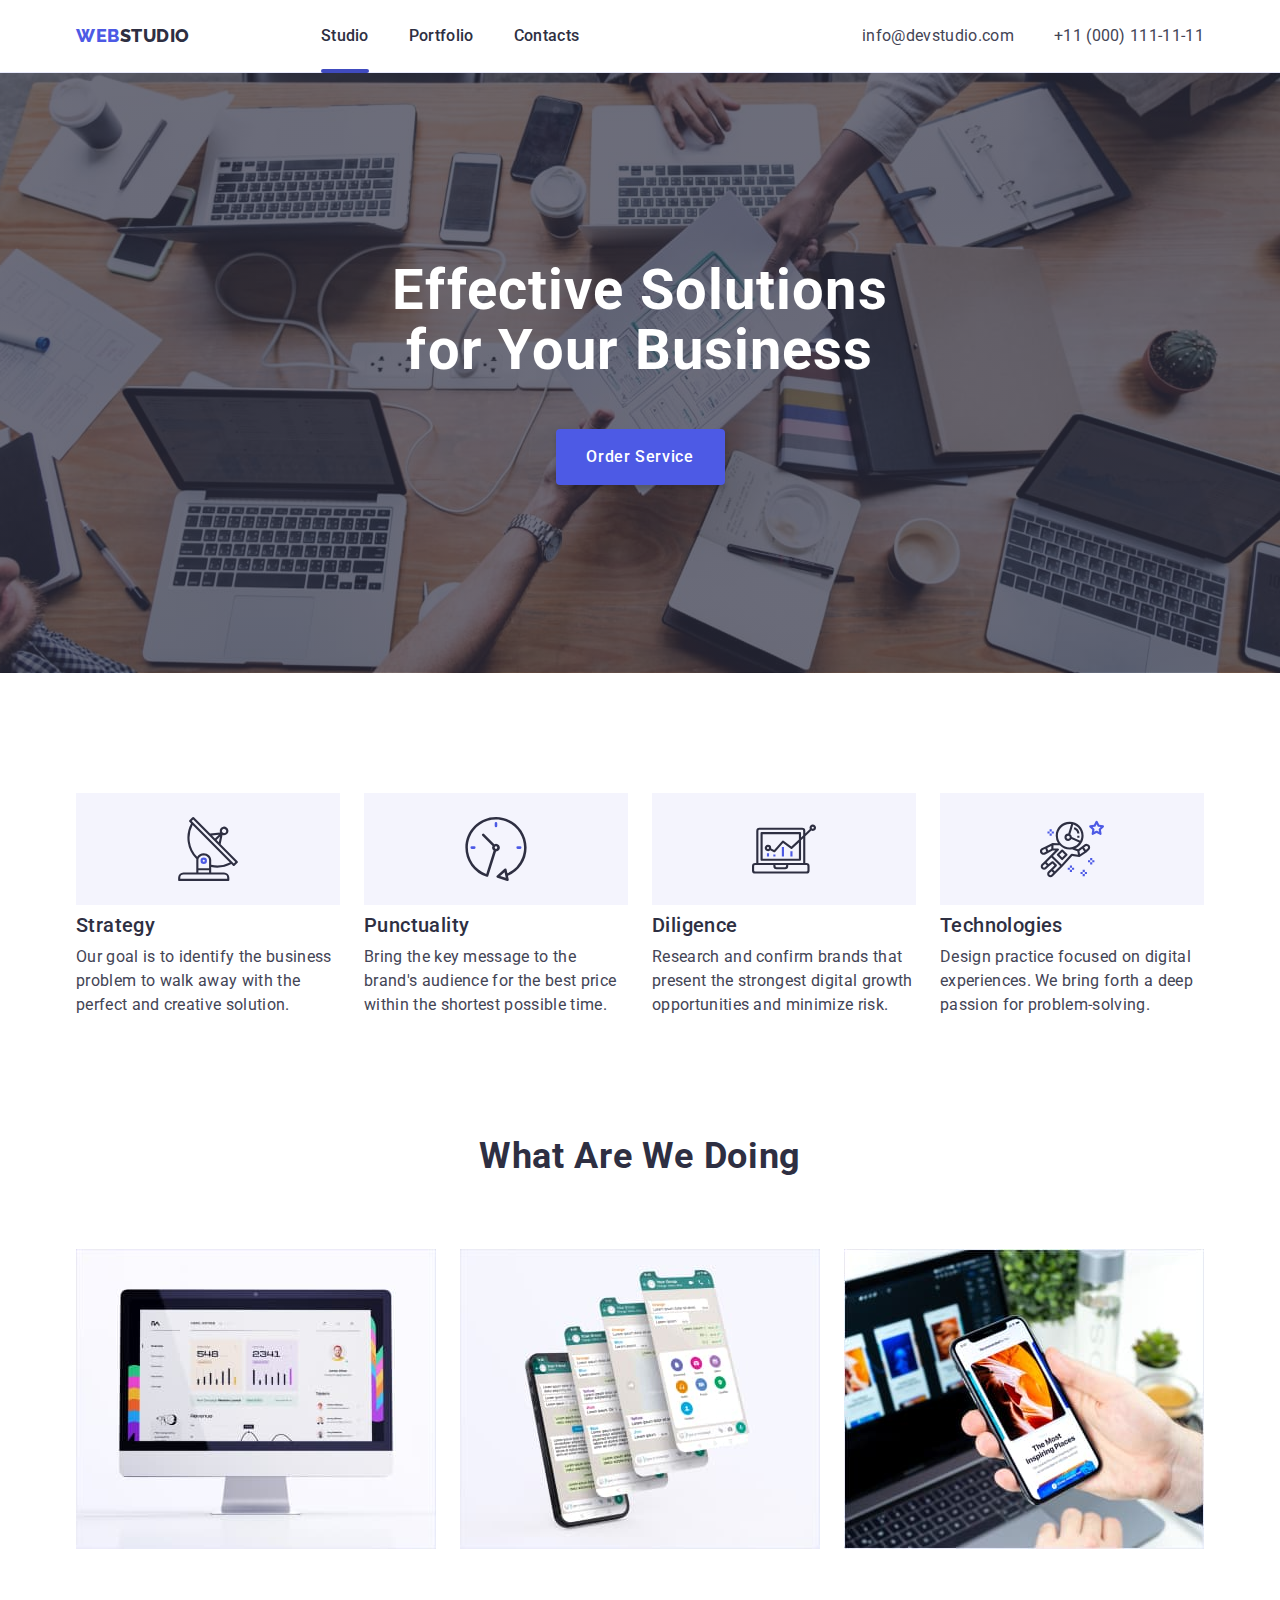
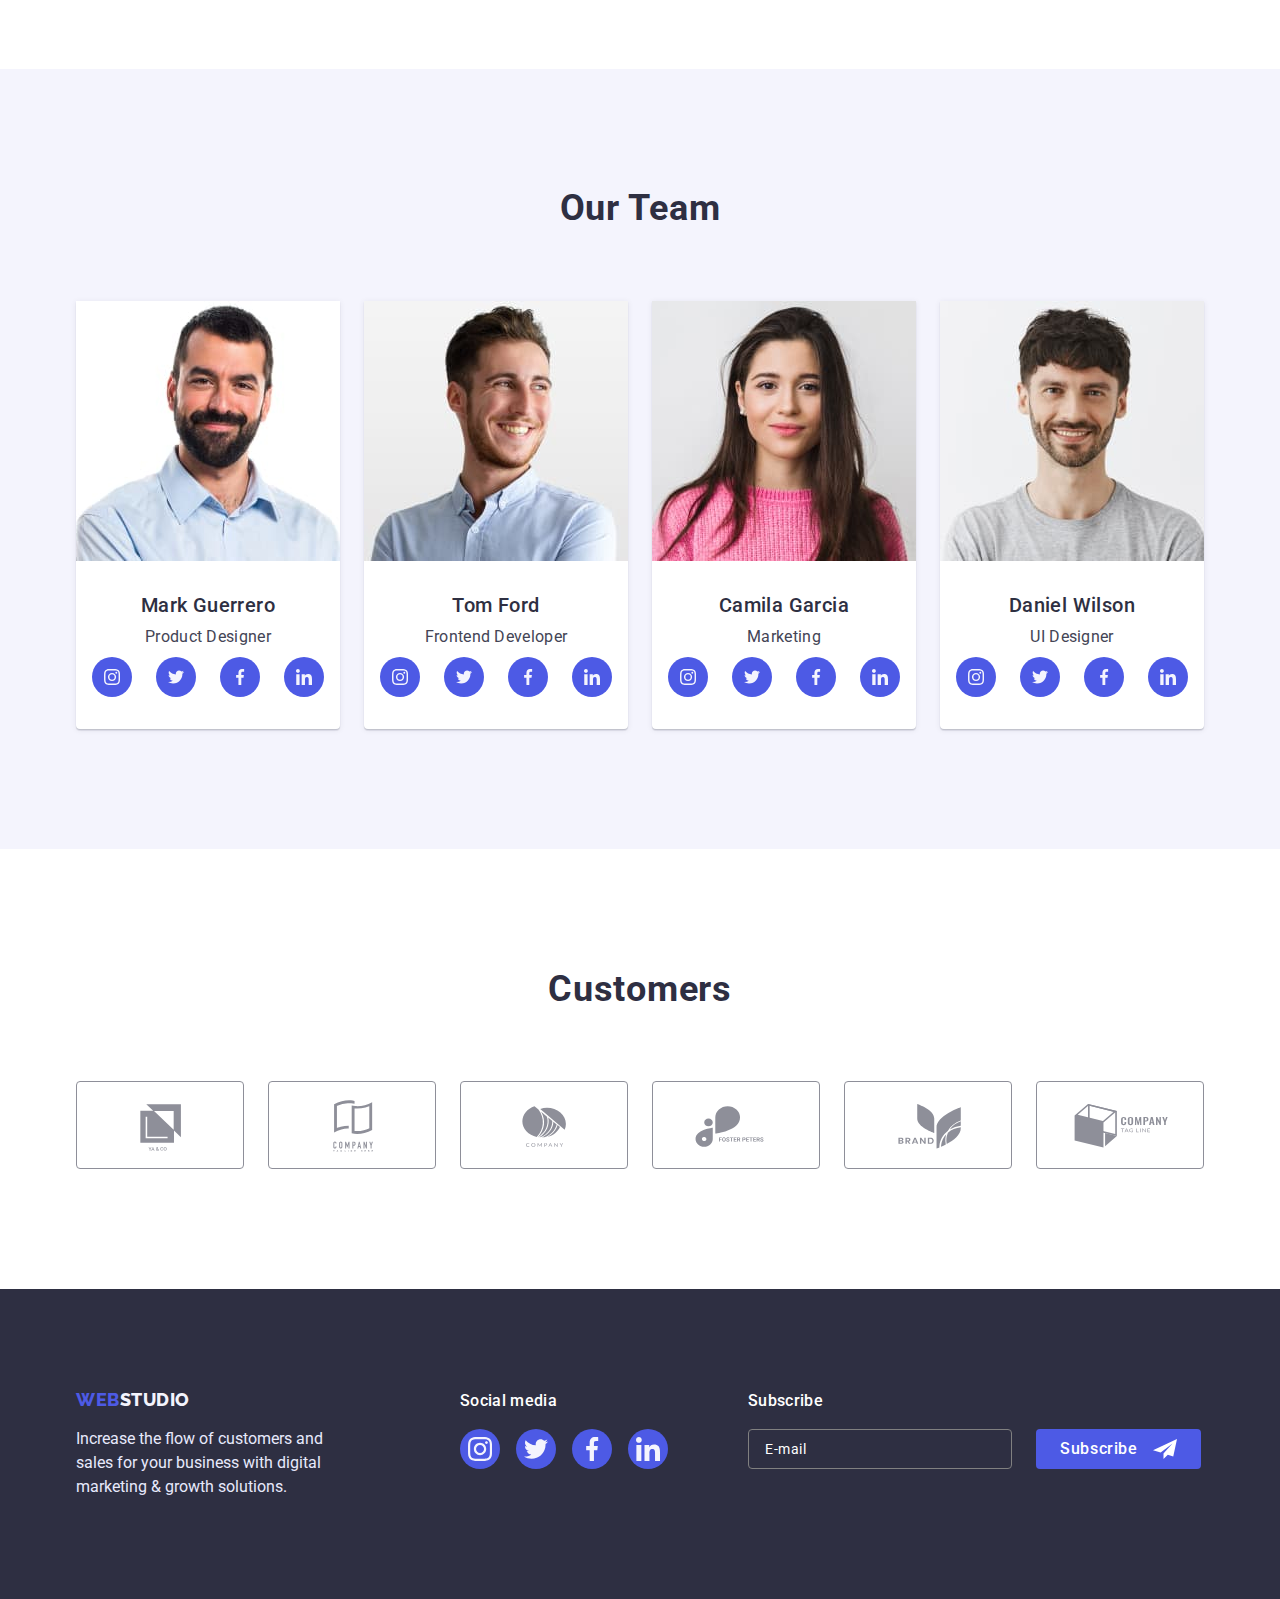
<file: index.html>
<!DOCTYPE html>
<html lang="en">
  <head>
    <meta charset="UTF-8" />
    <meta http-equiv="X-UA-Compatible" content="IE=edge" />
    <meta name="viewport" content="width=device-width, initial-scale=1.0" />
    <title>HW</title>
    <link rel="stylesheet" href="./css/modern-normalize.css" />
    <link rel="preconnect" href="https://fonts.googleapis.com" />
    <link rel="preconnect" href="https://fonts.gstatic.com" crossorigin />
    <link
      href="https://fonts.googleapis.com/css2?family=Raleway:wght@800&family=Roboto:wght@400;500;700&display=swap"
      rel="stylesheet"
    />
    <link rel="stylesheet" href="./css/styles.css" />
  </head>
  <body>
    <header class="header">
      <div class="container header-cont">
        <nav class="nav">
          <a class="logo link" href="./index.html"
            >Web<span class="studio">Studio</span></a
          >
          <ul class="list list">
            <li class="header-list-item">
              <a class="header-link link header-studio" href="./index.html"
                >Studio</a
              >
            </li>
            <li class="header-list-item">
              <a class="header-link link" href="./portfolio.html">Portfolio</a>
            </li>
            <li class="header-list-item">
              <a class="header-link link" href="">Contacts</a>
            </li>
          </ul>
        </nav>

        <address class="header-address">
          <ul class="nav-list list">
            <li class="address-list">
              <a class="header-nav link" href="mailto:info@devstudio.com"
                >info@devstudio.com</a
              >
            </li>
            <li class="address-list">
              <a class="header-nav link" href="tel:+110001111111"
                >+11 (000) 111-11-11</a
              >
            </li>
          </ul>
        </address>
      </div>
    </header>
    <main>
      <section class="hero">
        <div class="container">
          <h1 class="hero-tittle">Effective Solutions for Your Business</h1>
          <button class="btn-hero" type="button" data-modal-open>
            Order Service
          </button>
        </div>
      </section>
      <section class="strategy">
        <div class="container strategy-cont">
          <h2 hidden class="strategy-tittle">Strategy</h2>
          <ul class="strat-icon-list list">
            <li class="strat-icon-item">
              <svg class="strat-icon">
                <use href="./images/strat-icons.svg#icon-antenna-1"></use>
              </svg>
            </li>
            <li class="strat-icon-item">
              <svg class="strat-icon">
                <use href="./images/strat-icons.svg#icon-clock-1"></use>
              </svg>
            </li>
            <li class="strat-icon-item">
              <svg class="strat-icon">
                <use href="./images/strat-icons.svg#icon-diagram-1"></use>
              </svg>
            </li>
            <li class="strat-icon-item">
              <svg class="strat-icon">
                <use href="./images/strat-icons.svg#icon-astronaut-1"></use>
              </svg>
            </li>
          </ul>
          <ul class="strat-list list">
            <li class="strat-list-item">
              <h3 class="strat-tittle tittle">Strategy</h3>
              <p class="strat-p">
                Our goal is to identify the business problem to walk away with
                the perfect and creative solution.
              </p>
            </li>
            <li class="strat-list-item">
              <h3 class="strat-tittle tittle">Punctuality</h3>
              <p class="strat-p">
                Bring the key message to the brand's audience for the best price
                within the shortest possible time.
              </p>
            </li>
            <li class="strat-list-item">
              <h3 class="strat-tittle tittle">Diligence</h3>
              <p class="strat-p">
                Research and confirm brands that present the strongest digital
                growth opportunities and minimize risk.
              </p>
            </li>
            <li class="strat-list-item">
              <h3 class="strat-tittle tittle">Technologies</h3>
              <p class="strat-p">
                Design practice focused on digital experiences. We bring forth a
                deep passion for problem-solving.
              </p>
            </li>
          </ul>
        </div>
      </section>
      <section class="what">
        <div class="container">
          <h2 class="what-tittle tittle">What are we doing</h2>
          <ul class="what-list list">
            <li class="what-list-item">
              <img
                src="./images/img1.jpg"
                alt="What are we doing"
                width="360"
                height="300"
              />
            </li>
            <li class="what-list-item">
              <img
                src="./images/img2.jpg"
                alt="What are we doing"
                width="360"
                height="300"
              />
            </li>
            <li class="what-list-item">
              <img
                src="./images/img3.jpg"
                alt="What are we doing"
                width="360"
                height="300"
              />
            </li>
          </ul>
        </div>
      </section>
      <section class="team">
        <div class="container">
          <h2 class="team-tittle tittle">Our Team</h2>
          <ul class="team-list list">
            <li class="team-list-tittle">
              <img
                src="./images/imgmark.jpg"
                alt="Mark"
                width="264"
                height="260"
              />
              <div class="team-text">
                <div class="team-wrap">
                  <h3 class="team-name">Mark Guerrero</h3>
                  <p class="team-p">Product Designer</p>
                  <ul class="team-soc-list list">
                    <li class="team-soc-item">
                      <a class="team-soc-link link" href="">
                        <svg class="team-icon">
                          <use
                            href="./images/team-social.svg#icon-instagram-team"
                          ></use>
                        </svg>
                      </a>
                    </li>
                    <li class="team-soc-item">
                      <a class="team-soc-link link" href="">
                        <svg class="team-icon">
                          <use
                            href="./images/team-social.svg#icon-twitter-team"
                          ></use>
                        </svg>
                      </a>
                    </li>
                    <li class="team-soc-item">
                      <a class="team-soc-link link" href="">
                        <svg class="team-icon">
                          <use
                            href="./images/team-social.svg#icon-facebook-team"
                          ></use>
                        </svg>
                      </a>
                    </li>
                    <li class="team-soc-item">
                      <a class="team-soc-link link" href="">
                        <svg class="team-icon">
                          <use
                            href="./images/team-social.svg#icon-linkedin-team"
                          ></use>
                        </svg>
                      </a>
                    </li>
                  </ul>
                </div>
              </div>
            </li>
            <li class="team-list-tittle">
              <img
                src="./images/imgtom.jpg"
                alt="Tom"
                width="264"
                height="260"
              />
              <div class="team-text">
                <div class="team-wrap">
                  <h3 class="team-name">Tom Ford</h3>
                  <p class="team-p">Frontend Developer</p>
                  <ul class="team-soc-list list">
                    <li class="team-soc-item">
                      <a class="team-soc-link link" href="">
                        <svg class="team-icon">
                          <use
                            href="./images/team-social.svg#icon-instagram-team"
                          ></use>
                        </svg>
                      </a>
                    </li>
                    <li class="team-soc-item">
                      <a class="team-soc-link link" href="">
                        <svg class="team-icon">
                          <use
                            href="./images/team-social.svg#icon-twitter-team"
                          ></use>
                        </svg>
                      </a>
                    </li>
                    <li class="team-soc-item">
                      <a class="team-soc-link link" href="">
                        <svg class="team-icon">
                          <use
                            href="./images/team-social.svg#icon-facebook-team"
                          ></use>
                        </svg>
                      </a>
                    </li>
                    <li class="team-soc-item">
                      <a class="team-soc-link link" href="">
                        <svg class="team-icon">
                          <use
                            href="./images/team-social.svg#icon-linkedin-team"
                          ></use>
                        </svg>
                      </a>
                    </li>
                  </ul>
                </div>
              </div>
            </li>
            <li class="team-list-tittle">
              <img
                src="./images/imgcamila.jpg"
                alt="Camila"
                width="264"
                height="260"
              />
              <div class="team-text">
                <div class="team-wrap">
                  <h3 class="team-name">Camila Garcia</h3>
                  <p class="team-p">Marketing</p>
                  <ul class="team-soc-list list">
                    <li class="team-soc-item">
                      <a class="team-soc-link link" href="">
                        <svg class="team-icon">
                          <use
                            href="./images/team-social.svg#icon-instagram-team"
                          ></use>
                        </svg>
                      </a>
                    </li>
                    <li class="team-soc-item">
                      <a class="team-soc-link link" href="">
                        <svg class="team-icon">
                          <use
                            href="./images/team-social.svg#icon-twitter-team"
                          ></use>
                        </svg>
                      </a>
                    </li>
                    <li class="team-soc-item">
                      <a class="team-soc-link link" href="">
                        <svg class="team-icon">
                          <use
                            href="./images/team-social.svg#icon-facebook-team"
                          ></use>
                        </svg>
                      </a>
                    </li>
                    <li class="team-soc-item">
                      <a class="team-soc-link link" href="">
                        <svg class="team-icon">
                          <use
                            href="./images/team-social.svg#icon-linkedin-team"
                          ></use>
                        </svg>
                      </a>
                    </li>
                  </ul>
                </div>
              </div>
            </li>
            <li class="team-list-tittle">
              <img
                src="./images/imgdaniel.jpg"
                alt="Daniel"
                width="264"
                height="260"
              />
              <div class="team-text">
                <div class="team-wrap">
                  <h3 class="team-name">Daniel Wilson</h3>
                  <p class="team-p">UI Designer</p>
                  <ul class="team-soc-list list">
                    <li class="team-soc-item">
                      <a class="team-soc-link link" href="">
                        <svg class="team-icon">
                          <use
                            href="./images/team-social.svg#icon-instagram-team"
                          ></use>
                        </svg>
                      </a>
                    </li>
                    <li class="team-soc-item">
                      <a class="team-soc-link link" href="">
                        <svg class="team-icon">
                          <use
                            href="./images/team-social.svg#icon-twitter-team"
                          ></use>
                        </svg>
                      </a>
                    </li>
                    <li class="team-soc-item">
                      <a class="team-soc-link link" href="">
                        <svg class="team-icon">
                          <use
                            href="./images/team-social.svg#icon-facebook-team"
                          ></use>
                        </svg>
                      </a>
                    </li>
                    <li class="team-soc-item">
                      <a class="team-soc-link link" href="">
                        <svg class="team-icon">
                          <use
                            href="./images/team-social.svg#icon-linkedin-team"
                          ></use>
                        </svg>
                      </a>
                    </li>
                  </ul>
                </div>
              </div>
            </li>
          </ul>
        </div>
      </section>
      <section class="customers">
        <div class="container">
          <div class="customers-cont"></div>
          <h1 class="customers-tittle tittle">Customers</h1>
          <ul class="customers-list list">
            <li class="customers-list-item">
              <a class="customers-link" href="">
                <svg class="customers-icon">
                  <use
                    href="./images/customers-item.svg#icon-customers-1"
                  ></use>
                </svg>
              </a>
            </li>
            <li class="customers-list-item">
              <a class="customers-link" href="">
                <svg class="customers-icon">
                  <use
                    href="./images/customers-item.svg#icon-customers-2"
                  ></use>
                </svg>
              </a>
            </li>
            <li class="customers-list-item">
              <a class="customers-link" href="">
                <svg class="customers-icon">
                  <use
                    href="./images/customers-item.svg#icon-customers-3"
                  ></use>
                </svg>
              </a>
            </li>
            <li class="customers-list-item">
              <a class="customers-link" href="">
                <svg class="customers-icon">
                  <use
                    href="./images/customers-item.svg#icon-customers-4"
                  ></use>
                </svg>
              </a>
            </li>
            <li class="customers-list-item">
              <a class="customers-link" href="">
                <svg class="customers-icon">
                  <use
                    href="./images/customers-item.svg#icon-customers-5"
                  ></use>
                </svg>
              </a>
            </li>
            <li class="customers-list-item">
              <a class="customers-link" href="">
                <svg class="customers-icon">
                  <use
                    href="./images/customers-item.svg#icon-customers-6"
                  ></use>
                </svg>
              </a>
            </li>
          </ul>
        </div>
      </section>
    </main>
    <footer class="footer">
      <div class="container">
        <div class="footer-cont">
          <div class="footer-logo-p">
            <a class="footer-logo link" href="./index.html"
              >Web<span class="studio-footer">Studio</span></a
            >
            <p class="footer-p">
              Increase the flow of customers and sales for your business with
              digital marketing & growth solutions.
            </p>
          </div>
          <div class="footer-social">
            <h3 class="social-media">Social media</h3>
            <ul class="footer-social-list list">
              <li class="footer-social-item">
                <a class="footer-social-link" href="">
                  <svg class="footer-icon">
                    <use href="./images/foooter.svg#icon-footer-inst"></use>
                  </svg>
                </a>
              </li>
              <li class="footer-social-item">
                <a class="footer-social-link" href="">
                  <svg class="footer-icon">
                    <use href="./images/foooter.svg#icon-footer-twitt"></use>
                  </svg>
                </a>
              </li>
              <li class="footer-social-item">
                <a class="footer-social-link" href="">
                  <svg class="footer-icon">
                    <use href="./images/foooter.svg#icon-footer-faceb"></use>
                  </svg>
                </a>
              </li>
              <li class="footer-social-item">
                <a class="footer-social-link" href="">
                  <svg class="footer-icon">
                    <use href="./images/foooter.svg#icon-footer-linked"></use>
                  </svg>
                </a>
              </li>
            </ul>
          </div>
          <div class="footer-sub">
            <h3 class="subscribe">Subscribe</h3>
            <form class="footer-form">
              <input
                class="footer-input"
                name="user-email"
                required
                placeholder="E-mail"
                type="email"
              />
              <button class="subscribe-btn" type="submit">
                <span class="subscribe-text">Subscribe</span
                ><svg class="footer-sub-icon">
                  <use href="./images/footer-sub.svg#icon-footer-sub"></use>
                </svg>
              </button>
            </form>
          </div>
        </div>
      </div>
    </footer>
    <div class="backdrop is-hidden" data-modal>
      <div class="modal">
        <button class="modal-btn" data-modal-close type="button">
          <svg class="modal-svg">
            <use href="./images/symbol-defs.svg#icon-close-modal"></use>
          </svg>
        </button>
        <p class="modal-title">Leave your contacts and we will call you back</p>
        <form class="modal-form">
          <div class="modal-field">
            <label>
              <span class="input-text">Name</span>
              <span class="input-wrap">
                <input
                  class="modal-input"
                  type="text"
                  name="user-name"
                  required
                />
                <svg class="modal-icon">
                  <use
                    href="./images/modal-svg.svg#icon-person-black-18dp-1"
                  ></use>
                </svg>
              </span>
            </label>
          </div>
          <div class="modal-field">
            <label>
              <span class="input-text">Phone</span>
              <span class="input-wrap">
                <input
                  class="modal-input"
                  type="tel"
                  name="user-phone"
                  required
                />
                <svg class="modal-icon">
                  <use
                    href="./images/modal-svg.svg#icon-phone-black-18dp-1"
                  ></use>
                </svg>
              </span>
            </label>
          </div>
          <div class="modal-field">
            <label class="modal-label">
              <span class="input-text">Email</span>
              <span class="input-wrap">
                <input
                  class="modal-input"
                  type="email"
                  name="user-email"
                  required
                />
                <svg class="modal-icon">
                  <use
                    href="./images/modal-svg.svg#icon-email-black-18dp-1"
                  ></use>
                </svg>
              </span>
            </label>
          </div>
          <div class="modal-field">
            <label>
              <span class="input-text">Comment</span>
              <textarea
                class="textarea"
                name="user-comment"
                id="user-comment"
                placeholder="Text input"
              ></textarea>
            </label>
          </div>
          <div class="modal-field">
            <input
              type="checkbox"
              id="user-privacy"
              class="modal-checkbox visually-hidden"
              name="user-privacy"
              value="true"
            />
            <label for="user-privacy" class="checkbox-label"
              >I accept the terms and conditions of the
              <a class="privacy-policy" href="">Privacy Policy</a>
            </label>
          </div>
          <button class="modal-send-btn" type="submit">Send</button>
        </form>
      </div>
    </div>
    <script src="./javascript/modal.js"></script>
  </body>
</html>
</file>
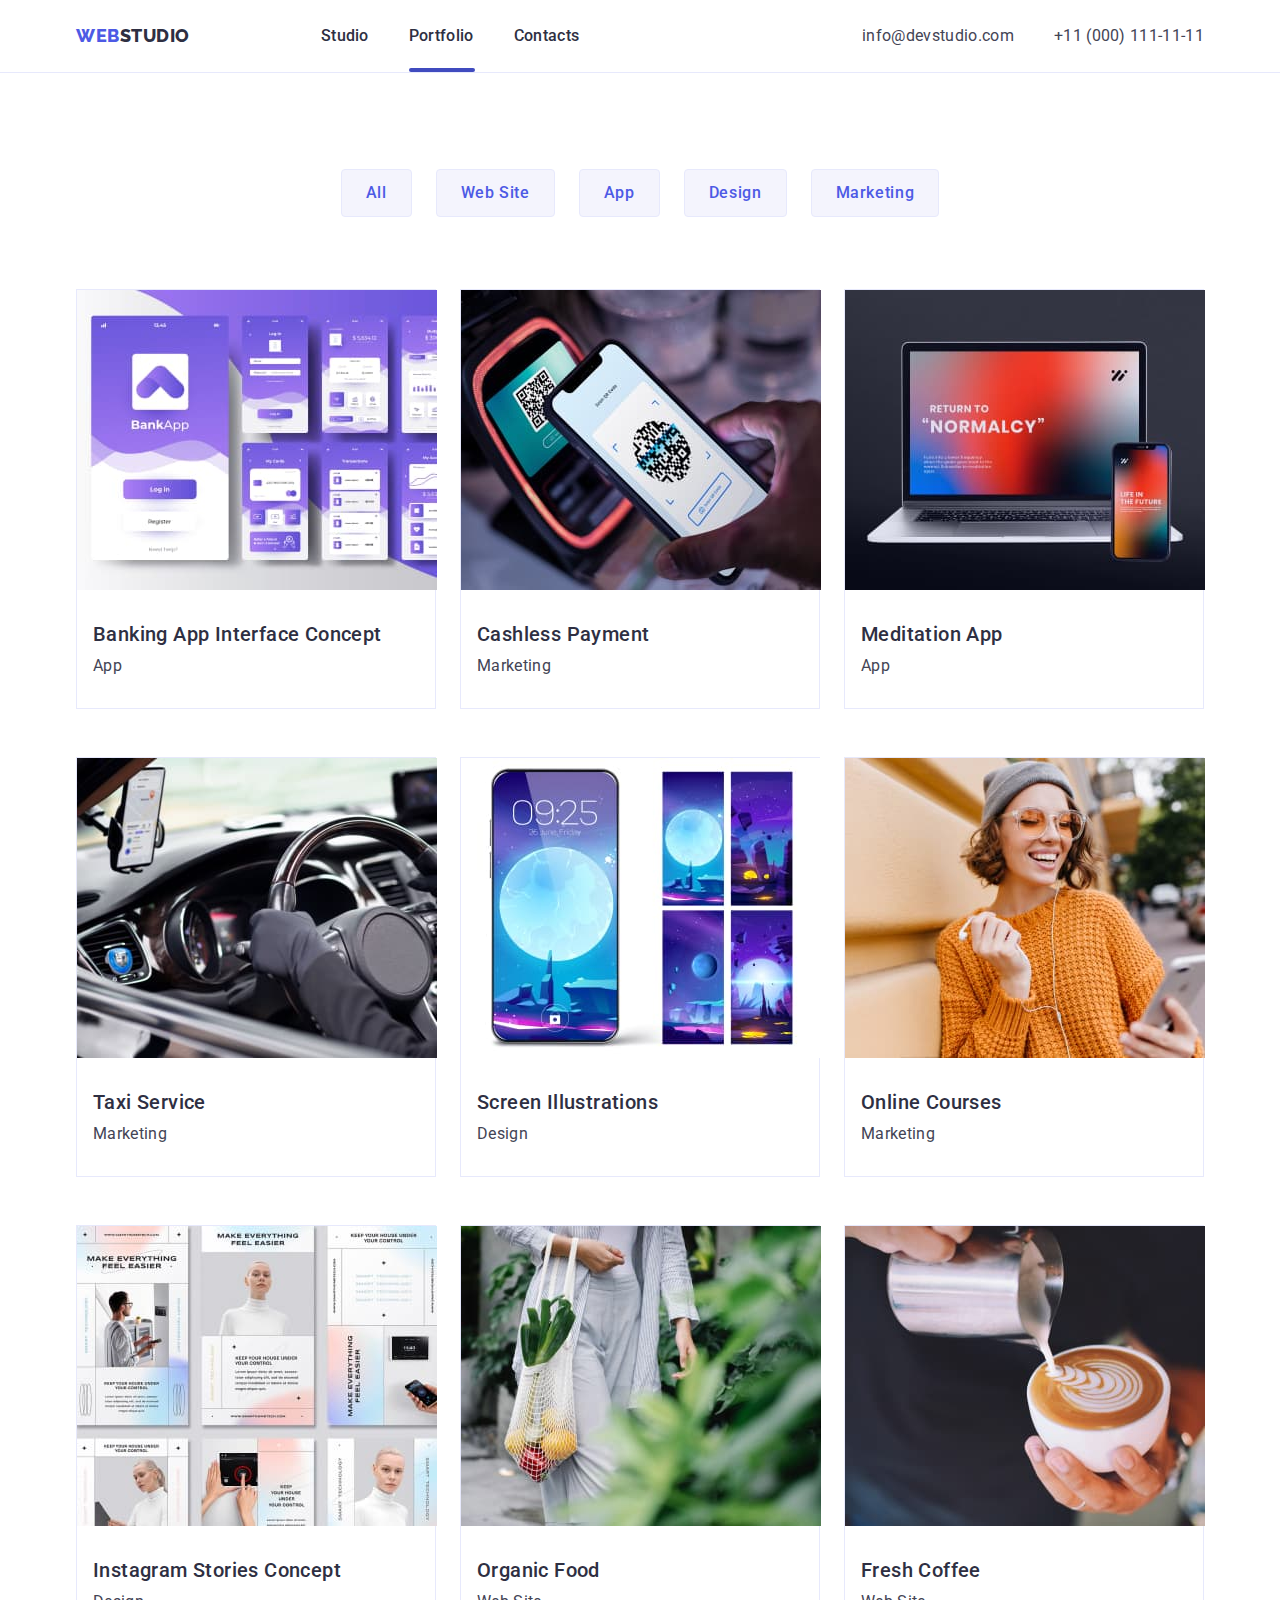
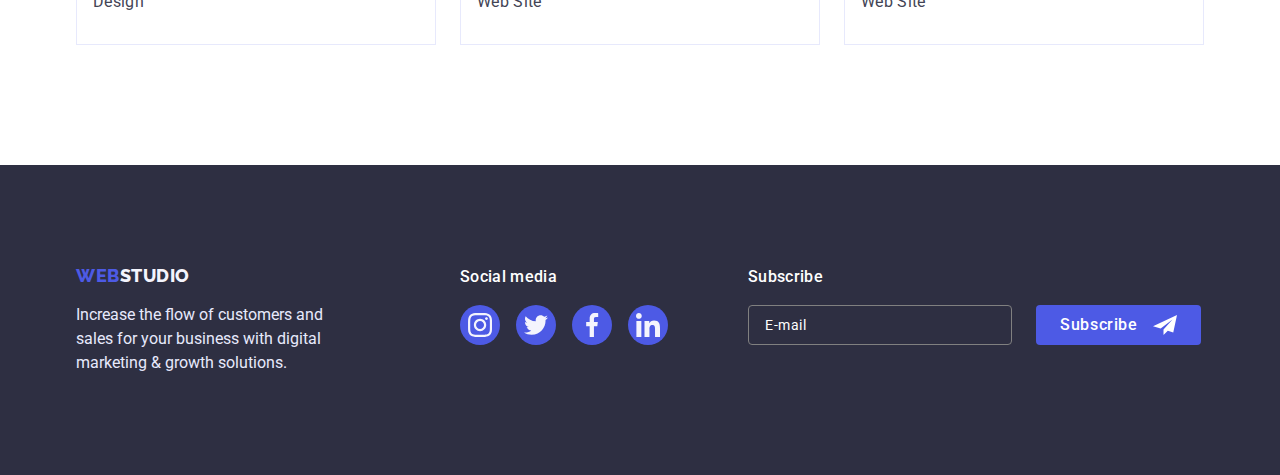
<file: portfolio.html>
<!DOCTYPE html>
<html lang="en">
  <head>
    <meta charset="UTF-8" />
    <meta http-equiv="X-UA-Compatible" content="IE=edge" />
    <meta name="viewport" content="width=device-width, initial-scale=1.0" />
    <title>HW</title>
    <link rel="stylesheet" href="./css/modern-normalize.css" />
    <link rel="preconnect" href="https://fonts.googleapis.com" />
    <link rel="preconnect" href="https://fonts.gstatic.com" crossorigin />
    <link
      href="https://fonts.googleapis.com/css2?family=Raleway:wght@800&family=Roboto:wght@400;500;700&display=swap"
      rel="stylesheet"
    />
    <link rel="stylesheet" href="./css/styles.css" />
  </head>
  <body>
    <header class="header">
      <div class="container header-cont">
        <nav class="nav">
          <a class="logo link" href="./index.html"
            ><span class="web">Web</span><span class="studio">Studio</span></a
          >
          <ul class="header-list list">
            <li><a class="header-link link" href="./index.html">Studio</a></li>
            <li>
              <a
                class="header-link link header-portfolio"
                href="./portfolio.html"
                >Portfolio</a
              >
            </li>
            <li>
              <a class="header-link link" href="./index.html">Contacts</a>
            </li>
          </ul>
        </nav>

        <address class="header-address">
          <ul class="nav-list list">
            <li class="address-list">
              <a class="header-nav link" href="mailto:info@devstudio.com"
                >info@devstudio.com</a
              >
            </li>
            <li class="address-list">
              <a class="header-nav link" href="tel:+110001111111"
                >+11 (000) 111-11-11</a
              >
            </li>
          </ul>
        </address>
      </div>
    </header>
    <main>
      <section>
        <div class="container">
          <h1 hidden>Meditation App</h1>
          <ul class="btn-list list">
            <li>
              <button class="portfolio-btn" type="button">All</button>
            </li>
            <li>
              <button class="portfolio-btn" type="button">Web Site</button>
            </li>
            <li>
              <button class="portfolio-btn" type="button">App</button>
            </li>
            <li>
              <button class="portfolio-btn" type="button">Design</button>
            </li>
            <li>
              <button class="portfolio-btn" type="button">Marketing</button>
            </li>
          </ul>
          <ul class="portfolio-list list">
            <li class="portfolio-list-item">
              <a class="portfolio-img link" href="./portfolio.html"
                >
                <div class="overlay">
                  <img
                  src="./images/section11.jpg"
                  alt="Marketing"
                  width="360"
                  height="300"
                />
                <div class="p-overlay">
                <p class="overlay-p">
                  14 Stylish and User-Friendly App Design Concepts · Task
                  Manager App · Calorie Tracker App · Exotic Fruit Ecommerce App
                  · Cloud Storage App
                </p>
              </div>
            </div>
                <h2 class="portfolio-text">Banking App Interface Concept</h2>
                <p class="portfolio-p">App</p>
              </a>
            </li>
            <li class="portfolio-list-item">
              <a class="portfolio-img link" href="./portfolio.html"
                >
                <div class="overlay">
                  <img
                  src="./images/section12.jpg"
                  alt="Marketing"
                  width="360"
                  height="300"
                />
                <div class="p-overlay">
                <p class="overlay-p">
                  14 Stylish and User-Friendly App Design Concepts · Task
                  Manager App · Calorie Tracker App · Exotic Fruit Ecommerce App
                  · Cloud Storage App
                </p>
              </div>
            </div>
                <h2 class="portfolio-text">Cashless Payment</h2>
                <p class="portfolio-p">Marketing</p></a
              >
              <li class="portfolio-list-item">
                <a class="portfolio-img link" href="./portfolio.html"
                  >
                  <div class="overlay">
                    <img
                    src="./images/section13.jpg"
                    alt="Marketing"
                    width="360"
                    height="300"
                  />
                  <div class="p-overlay">
                  <p class="overlay-p">
                    14 Stylish and User-Friendly App Design Concepts · Task
                    Manager App · Calorie Tracker App · Exotic Fruit Ecommerce App
                    · Cloud Storage App
                  </p>
                </div>
              </div>
                <h2 class="portfolio-text">Meditation App</h2>
                <p class="portfolio-p">App</p></a
              >
            </li>
            <li class="portfolio-list-item">
              <a class="portfolio-img link" href="./portfolio.html"
                >
                <div class="overlay">
                  <img
                  src="./images/section21.jpg"
                  alt="Marketing"
                  width="360"
                  height="300"
                />
                <div class="p-overlay">
                <p class="overlay-p">
                  14 Stylish and User-Friendly App Design Concepts · Task
                  Manager App · Calorie Tracker App · Exotic Fruit Ecommerce App
                  · Cloud Storage App
                </p>
              </div>
            </div>
                <h2 class="portfolio-text">Taxi Service</h2>
                <p class="portfolio-p">Marketing</p></a
              >
            </li>
            <li class="portfolio-list-item">
              <a class="portfolio-img link" href="./portfolio.html"
                >
                <div class="overlay">
                  <img
                  src="./images/section22.jpg"
                  alt="Marketing"
                  width="360"
                  height="300"
                />
                <div class="p-overlay">
                <p class="overlay-p">
                  14 Stylish and User-Friendly App Design Concepts · Task
                  Manager App · Calorie Tracker App · Exotic Fruit Ecommerce App
                  · Cloud Storage App
                </p>
              </div>
            </div>
                <h2 class="portfolio-text">Screen Illustrations</h2>
                <p class="portfolio-p">Design</p></a
              >
            </li>
            <li class="portfolio-list-item">
              <a class="portfolio-img link" href="./portfolio.html"
                >
                <div class="overlay">
                  <img
                  src="./images/section23.jpg"
                  alt="Marketing"
                  width="360"
                  height="300"
                />
                <div class="p-overlay">
                <p class="overlay-p">
                  14 Stylish and User-Friendly App Design Concepts · Task
                  Manager App · Calorie Tracker App · Exotic Fruit Ecommerce App
                  · Cloud Storage App
                </p>
              </div>
            </div>
                <h2 class="portfolio-text">Online Courses</h2>
                <p class="portfolio-p">Marketing</p></a
              >
            </li>
            <li class="portfolio-list-item">
              <a class="portfolio-img link" href="./portfolio.html"
                >
                <div class="overlay">
                  <img
                  src="./images/section31.jpg"
                  alt="Marketing"
                  width="360"
                  height="300"
                />
                <div class="p-overlay">
                <p class="overlay-p">
                  14 Stylish and User-Friendly App Design Concepts · Task
                  Manager App · Calorie Tracker App · Exotic Fruit Ecommerce App
                  · Cloud Storage App
                </p>
              </div>
            </div>
                <h2 class="portfolio-text">Instagram Stories Concept</h2>
                <p class="portfolio-p">Design</p></a
              >
            </li>
            <li class="portfolio-list-item">
              <a class="portfolio-img link" href="./portfolio.html"
                >
                <div class="overlay">
                  <img
                  src="./images/section32.jpg"
                  alt="Marketing"
                  width="360"
                  height="300"
                />
                <div class="p-overlay">
                <p class="overlay-p">
                  14 Stylish and User-Friendly App Design Concepts · Task
                  Manager App · Calorie Tracker App · Exotic Fruit Ecommerce App
                  · Cloud Storage App
                </p>
              </div>
            </div>
                <h2 class="portfolio-text">Organic Food</h2>
                <p class="portfolio-p">Web Site</p></a
              >
            </li>
            <li class="portfolio-list-item">
              <a class="portfolio-img link" href="./portfolio.html"
                >
                <div class="overlay">
                  <img
                  src="./images/section33.jpg"
                  alt="Marketing"
                  width="360"
                  height="300"
                />
                <div class="p-overlay">
                <p class="overlay-p">
                  14 Stylish and User-Friendly App Design Concepts · Task
                  Manager App · Calorie Tracker App · Exotic Fruit Ecommerce App
                  · Cloud Storage App
                </p>
              </div>
            </div>
                <h2 class="portfolio-text">Fresh Coffee</h2>
                <p class="portfolio-p">Web Site</p></a
              >
            </li>
          </ul>
        </div>
      </section>
    </main>
    <footer class="footer">
      <div class="container">
        <div class="footer-cont">
          <div class="footer-logo-p">
            <a class="footer-logo link" href="./index.html"
              >Web<span class="studio-footer">Studio</span></a
            >
            <p class="footer-p">
              Increase the flow of customers and sales for your business with
              digital marketing & growth solutions.
            </p>
          </div>
          <div class="footer-social">
            <h3 class="social-media">Social media</h3>
            <ul class="footer-social-list list">
              <li class="footer-social-item">
                <a class="footer-social-link" href="">
                  <svg class="footer-icon">
                    <use href="./images/foooter.svg#icon-footer-inst"></use>
                  </svg>
                </a>
              </li>
              <li class="footer-social-item">
                <a class="footer-social-link" href="">
                  <svg class="footer-icon">
                    <use href="./images/foooter.svg#icon-footer-twitt"></use>
                  </svg>
                </a>
              </li>
              <li class="footer-social-item">
                <a class="footer-social-link" href="">
                  <svg class="footer-icon">
                    <use href="./images/foooter.svg#icon-footer-faceb"></use>
                  </svg>
                </a>
              </li>
              <li class="footer-social-item">
                <a class="footer-social-link" href="">
                  <svg class="footer-icon">
                    <use href="./images/foooter.svg#icon-footer-linked"></use>
                  </svg>
                </a>
              </li>
            </ul>
          </div>
          <div class="footer-sub">
            <h3 class="subscribe">Subscribe</h3>
            <form class="footer-form">
              <input
                class="footer-input"
                name="user-email"
                required
                placeholder="E-mail"
                type="email"
              />
              <button class="subscribe-btn" type="submit">
                <span class="subscribe-text">Subscribe</span
                ><svg class="footer-sub-icon">
                  <use href="./images/footer-sub.svg#icon-footer-sub"></use>
                </svg>
              </button>
            </form>
          </div>
        </div>
      </div>
    </footer>
  </body>
</html>
</file>
<file: css/styles.css>
body {
  font-family: "Roboto", sans-serif;
  font-style: normal;
  color: #434455;
}

.link {
  text-decoration: none;
}

.list {
  list-style: none;
}

.tittle {
  margin-top: 0;
}

p,
h1,
h2,
h3,
h4,
h5,
h6 {
  margin: 0;
}

ul {
  padding-left: 0;
  margin: 0;
}

img {
  display: block;
}

.container {
  width: 1158px;
  padding-left: 15px;
  padding-right: 15px;
  margin: 0 auto;
}

.visually-hidden {
  position: absolute;
  width: 1px;
  height: 1px;
  margin: -1px;
  border: 0;
  padding: 0;
  
  white-space: nowrap;
  clip-path: inset(100%);
  clip: rect(0 0 0 0);
  overflow: hidden;
}

.header {
  padding-top: 24px;
  padding-bottom: 24px;
  border-bottom: 1px solid #e7e9fc;
}

.header-address-item {
  display: flex;
}

.header-address {
}

.header-cont {
  display: flex;
}

.nav {
  display: flex;
  align-items: center;
  margin-right: auto;
}

.logo {
  font-family: "Raleway", sans-serif;
  font-style: normal;
  font-weight: 800;
  font-size: 18px;
  line-height: 1.17;
  letter-spacing: 0.03em;
  text-transform: uppercase;
  color: #4d5ae5;
  margin-right: 131px;
}

.studio {
  font-family: "Raleway", sans-serif;
  font-weight: 800;
  font-size: 18px;
  line-height: 1.17;
  letter-spacing: 0.03em;
  text-transform: uppercase;
  color: #2e2f42;
}

.list {
  display: flex;
  gap: 40px;
}

.header-link {
  font-weight: 500;
  font-size: 16px;
  line-height: 1.5;
  letter-spacing: 0.02em;
  color: #2e2f42;
  transition: color 250ms;
  transition: 250ms cubic-bezier(0.4, 0, 0.2, 1);
}

.header-link:hover {
  color: #404bbf;
}

.header-link:focus {
  color: #404bbf;
}

.header-nav {
  font-weight: 400;
  font-size: 16px;
  line-height: 1.5;
  letter-spacing: 0.02em;
  color: #434455;
  transition: color 250ms cubic-bezier(0.4, 0, 0.2, 1);
}

.header-nav:hover {
  color: #404bbf;
}

.header-nav:focus {
  color: #404bbf;
}

.header-address {
  font-family: "Roboto";
  font-style: normal;
  font-weight: 400;
  font-size: 16px;
  line-height: 24px;
  letter-spacing: 0.02em;
  color: #434455;
}

.header-studio {
  
}

.header-studio::after {
  content: "";
  width: 48px;
  height: 4px;
  background-color: #404bbf;
  display: block;
  border-radius: 2px;
  position: absolute;
  margin-top: 21px;
}

.header-portfolio::after {
  content: "";
  width: 66px;
  height: 4px;
  background-color: #404bbf;
  display: block;
  border-radius: 2px;
  position: absolute;
  margin-top: 20px;
}

.hero {
  background-color: #2e2f42;
  background-image: linear-gradient(
      rgba(46, 47, 66, 0.7),
      rgba(46, 47, 66, 0.7)
    ),
    url(../images/people-office1.jpg);
  background-repeat: no-repeat;
  background-position: center;
  background-size: cover;
  margin: 0 auto;
  max-width: 1440px;
  padding-top: 188px;
  padding-bottom: 188px;
}
.hero-tittle {
  max-width: 496px;
  font-weight: 700;
  font-size: 56px;
  line-height: 1.07;
  letter-spacing: 0.02em;
  color: #ffffff;
  text-align: center;
  margin: 0 auto;
}

.btn-hero {
  font-family: "Roboto", sans-serif;
  display: block;
  margin: 0 auto;
  border: none;
  margin-top: 48px;
  width: 169px;
  height: 56px;
  font-weight: 500;
  font-size: 16px;
  line-height: 1.5;
  letter-spacing: 0.04em;
  cursor: pointer;
  color: #ffffff;
  background-color: #4d5ae5;
  box-shadow: 0px 4px 4px rgba(0, 0, 0, 0.15);
  border-radius: 4px;
  transition:  250ms cubic-bezier(0.4, 0, 0.2, 1);
}

.btn-hero:is(:hover, :focus) {
  background-color: #404bbf;
}

.strategy {
  padding-top: 120px;
  padding-bottom: 120px;
}

.strat-icon {
  width: 64px;
  height: 64px;
}

.strat-icon-item {
  width: 264px;
  height: 112px;
  background-color: #f4f4fd;
  display: flex;
  align-items: center;
  justify-content: center;
  margin-bottom: 8px;
}

.strat-icon-list {
  gap: 24px;
}

.strat-tittle {
  font-weight: 500;
  font-size: 20px;
  line-height: 1.2;
  letter-spacing: 0.02em;
  margin-bottom: 8px;
  color: #2e2f42;
}

.strat-list {
  gap: 24px;
  justify-content: center;
}

.strat-list-item {
  max-width: 264px;
}

.strat-p {
  margin-top: 0;
  font-weight: 400;
  font-size: 16px;
  line-height: 1.5;
  letter-spacing: 0.02em;
  color: #434455;
}

.what {
  padding-bottom: 120px;
}

.what-tittle {
  font-weight: 700;
  font-size: 36px;
  margin-bottom: 72px;
  line-height: 1.11;
  letter-spacing: 0.02em;
  text-align: center;
  text-transform: capitalize;
  color: #2e2f42;
}

.what-list {
  gap: 24px;
  justify-content: center;
}

.what-list-item {
}

.team {
  background-color: #f4f4fd;
  padding-bottom: 120px;
}

.team-list-tittle {
  background: #ffffff;
  box-shadow: 0px 1px 6px rgba(46, 47, 66, 0.08),
    0px 1px 1px rgba(46, 47, 66, 0.16), 0px 2px 1px rgba(46, 47, 66, 0.08);
  border-radius: 0px 0px 4px 4px;
}

.team-tittle {
  padding-top: 120px;
  margin-bottom: 72px;
  font-weight: 700;
  font-size: 36px;
  line-height: 1.11;
  text-align: center;
  letter-spacing: 0.02em;
  text-transform: capitalize;
  color: #2e2f42;
}

.team-text {
  margin-top: 32px;
  margin-bottom: 32px;
}

.team-list {
  justify-content: center;
  gap: 24px;
}

.team-name {
  display: flex;
  flex-direction: column;
  margin-bottom: 0;
  justify-content: center;
  align-items: center;
  font-weight: 500;
  font-size: 20px;
  line-height: 1.2;
  letter-spacing: 0.02em;
  color: #2e2f42;
}

.team-p {
  display: flex;
  margin-top: 8px;
  flex-direction: column;
  justify-content: center;
  align-items: center;
  font-weight: 400;
  font-size: 16px;
  line-height: 1.5;
  letter-spacing: 0.02em;
  color: #434455;
}

.team-soc-list {
  display: flex;
  justify-content: center;
  margin-top: 8px;
  margin-bottom: 32px;
  gap: 24px;
}

.team-soc-item {
  width: 40px;
  height: 40px;
}

.team-icon {
  width: 16px;
  height: 16px;
}

.team-soc-link {
  width: 40px;
  height: 40px;
  border-radius: 50%;
  background-color: #4d5ae5;
  display: flex;
  align-items: center;
  justify-content: center;
  transition: 250ms cubic-bezier(0.4, 0, 0.2, 1);
}

.team-soc-link:is(:hover) {
  background-color: #404bbf;
}

.customers {
  padding-top: 120px;
  padding-bottom: 120px;
}

.customers-tittle {
  font-weight: 700;
  font-size: 36px;
  line-height: 40px;
  margin: 0 auto;
  margin-bottom: 72px;
  text-align: center;
  letter-spacing: 0.02em;
  text-transform: capitalize;
  color: #2e2f42;
}

.customers-list {
  gap: 24px;
}

.customers-icon {
  fill: #8e8f99;
  width: 168px;
  height: 88px;
  transition: 250ms cubic-bezier(0.4, 0, 0.2, 1);
}

.customers-link {
  width: 168px;
  height: 88px;
  box-sizing: border-box;
  display: flex;
  align-items: center;
  justify-content: center;
  border: 1px solid #8e8f99;
  border-radius: 4px;
  transition: 250ms;
}

.customers-link:is(:hover) {
  border-color: #404bbf;
}

.customers-link:is(:hover) .customers-icon {
  fill: #404bbf;
}

.footer {
  background-color: #2e2f42;
}

.footer-logo {
  font-family: "Raleway", sans-serif;
  font-style: normal;
  width: 115px;
  height: 24px;
  font-weight: 800;
  font-size: 18px;
  line-height: 1.17;
  letter-spacing: 0.03em;
  text-transform: uppercase;
  color: #4d5ae5;
}

.studio-footer {
  font-weight: 800;
  font-size: 18px;
  line-height: 1.16;
  color: #f4f4fd;
  margin-bottom: 16px;
}

.footer-cont {
  padding-top: 100px;
  padding-bottom: 100px;
  display: flex;
}

.footer-p {
  max-width: 264px;
  height: 72px;
  font-weight: 400;
  font-size: 16px;
  line-height: 1.5;
  margin-top: 16px;
  color: #e7e9fc;
}

.social-media {
  min-width: 96px;
  height: 24px;
  font-weight: 500;
  font-size: 16px;
  line-height: 24px;
  letter-spacing: 0.02em;
  margin-bottom: 16px;
  color: #ffffff;
  display: flex;
}

.footer-social {
  width: 208px;
  height: 80px;
}

.footer-social-list {
  width: 208px;
  height: 40px;
  gap: 16px;
}

.footer-social-item {
  display: flex;
}

.footer-social {
  margin-left: 120px;
}

.footer-social-link:is(:hover, :focus) {
  background-color: #31d0aa;
}

.footer-icon {
  width: 24px;
  height: 24px;
  fill: #f4f4fd;
}

.footer-social-link {
  width: 40px;
  height: 40px;
  border-radius: 50%;
  background-color: #4D5AE5;
  display: flex;
  align-items: center;
  justify-content: center;
  transition: 250ms cubic-bezier(0.4, 0, 0.2, 1);
}

.footer-sub {
  margin-left: 80px;
}

.footer-input {
  color: #ffffff;
  letter-spacing: 0.04em;
  font-size: 14px;
  width: 264px;
  height: 40px;
  background-color: #2E2F42;
  box-sizing: border-box;
  border: 1px solid grey;
  border-radius: 4px;
  padding-left: 16px;
  outline: none;
  transition: 250ms cubic-bezier(0.4, 0, 0.2, 1);;
}

.footer-input:focus {
  border-color: #ffffff;
}

.footer-input::placeholder {
  color: #ffffff;
}

.subscribe {
  margin-bottom: 16px;
left: 57.5%;
right: 37.29%;
top: 32.05%;
bottom: 60.26%;
font-family: 'Roboto';
font-style: normal;
font-weight: 500;
font-size: 16px;
line-height: 24px;
letter-spacing: 0.02em;
color: #FFFFFF;
}

.footer-form {
  display: flex;
}

.subscribe-btn {
  color: #ffffff;
  border: none;
  margin-left: 24px;
  display: flex;
justify-content: center;
align-items: center;
width: 165px;
height: 40px;
padding: 8px 24px;
background: #4D5AE5;
cursor: pointer;
border-radius: 4px;
transition: 250ms cubic-bezier(0.4, 0, 0.2, 1);
}

.footer-sub-icon {
  width: 24px;
  height: 24px;
  align-items: center;
  justify-content: center;
  display: flex;
margin-left: 16px;
fill: #ffffff;
}

.subscribe-text {
  width: 77px;
height: 24px;
font-weight: 500;
font-size: 16px;
line-height: 24px;
align-items: center;
text-align: center;
letter-spacing: 0.04em;
color: #FFFFFF;
}

.subscribe-btn:hover {
  background-color: #404BBF;
}

.btn-list {
  justify-content: center;
  gap: 24px;
  padding-top: 96px;
  margin-bottom: 72px;
}

.portfolio-btn {
  font-family: "Roboto", sans-serif;
  font-weight: 500;
  font-size: 16px;
  height: 48px;
  display: flex;
  flex-direction: row;
  justify-content: center;
  align-items: center;
  padding: 12px 24px;
  line-height: 1.5;
  letter-spacing: 0.04em;
  cursor: pointer;
  color: #4d5ae5;
  background: #f4f4fd;
  border: 1px solid #e7e9fc;
  border-radius: 4px;
  transition: 250ms cubic-bezier(0.4, 0, 0.2, 1);
}

.portfolio-btn:is(:hover, :focus) {
  color: #f4f4fd;
  background-color: #404bbf;
  box-shadow: 0px 3px 1px rgba(0, 0, 0, 0.1), 0px 2px 1px rgba(0, 0, 0, 0.08),
    0px 2px 2px rgba(0, 0, 0, 0.12);
  border-radius: 4px;
  border: 1px solid #404bbf;
}

.portfolio-list {
  display: flex;
  flex-wrap: wrap;
  padding-bottom: 120px;
  column-gap: 24px;
  row-gap: 48px;
}

.portfolio-list-item {
  width: 360px;
  height: 420px;
  border: 1px solid #e7e9fc;
  position: relative;
  transition: 250ms cubic-bezier(0.4, 0, 0.2, 1);
}

.portfolio-list-item:hover .p-overlay{
transform: translateY(0%);

}

.overlay {
  position: relative;
  overflow: hidden;
}

.p-overlay {
  position: absolute;
  width: 360px;
height: 300px;
top: 0;
background-color: #4D5AE5;
transform: translateY(100%);
transition: transform 250ms linear;
}

.overlay-p {
font-family: 'Roboto';
font-style: normal;
font-weight: 400;
font-size: 16px;
line-height: 24px;
letter-spacing: 0.02em;
color: #F4F4FD;
padding: 40px 32px 0 32px;
}

.portfolio-img {
  width: 360px;
  height: 420px;
  display: block;
}

.portfolio-list-item:is(:hover, :focus) {
  box-shadow: 0px 1px 6px rgba(46, 47, 66, 0.08),
    0px 1px 1px rgba(46, 47, 66, 0.16), 0px 2px 1px rgba(46, 47, 66, 0.08);
}

.portfolio-text {
  margin-top: 32px;
  font-weight: 500;
  margin-left: 16px;
  font-size: 20px;
  line-height: 1.2;
  letter-spacing: 0.02em;
  color: #2e2f42;
}

.portfolio-p {
  font-weight: 400;
  margin-top: 8px;
  margin-left: 16px;
  font-size: 16px;
  line-height: 1.5;
  letter-spacing: 0.02em;
  color: #434455;
}

.meditation-tittle {
  letter-spacing: 0.02em;
}

.backdrop {
  position: fixed;
  top: 0;
  width: 100%;
  height: 100%;
  background-color: rgba(46, 47, 66, 0.4);;
  transition: opacity 250ms linear, visibility 250ms linear;
}

.modal {
  width: 408px;
  min-height: 576px;
  background-color: #FCFCFC;
  box-shadow: 0px 1px 1px rgba(0, 0, 0, 0.14), 0px 1px 3px rgba(0, 0, 0, 0.12), 0px 2px 1px rgba(0, 0, 0, 0.2);
border-radius: 4px;
position: absolute;
top: 50%;
left: 50%;
transform: translate(-50%, -50%);
padding: 72px 24px 24px 24px;
}

.modal-btn {
display: flex;
align-items: center;
justify-content: center;
position: absolute;
top: 24px;
right: 24px;
width: 24px;
height: 24px;
border-radius: 50%;
cursor: pointer;
background-color: #E7E9FC;
border: 1px solid rgba(0, 0, 0, 0.1);
}

.modal-btn:hover {
  background-color: #404BBF;
}

.modal-btn:hover {
fill: #ffffff;
}

.is-hidden {
  opacity: 0;
  visibility: hidden;
  pointer-events: none;
}

.no-scroll {
  overflow: hidden;
}

.modal-svg {
  width: 8px;
  height: 8px;
}

.modal-title {
width: 360px;
height: 24px;
font-weight: 500;
font-size: 16px;
line-height: 24px;
text-align: center;
margin-bottom: 16px;
letter-spacing: 0.02em;
color: #2E2F42;
}

.modal-form {

}

.modal-field {
  margin-bottom: 8px;
}

.input-wrap {
position: relative;
}

.modal-input {
  width: 100%;
  box-sizing: border-box;
  width: 360px;
  height: 40px;
  left: 0px;
  top: 84px;
  border: 1px solid rgba(46, 47, 66, 0.4);
  border-radius: 4px;
  padding-left: 38px;
  outline: none;
  transition: 250ms cubic-bezier(0.4, 0, 0.2, 1);;
}

.modal-input:focus {
border-color: #4D5AE5;
}

.modal-input:focus + .modal-icon {
  fill: #4D5AE5;
}

.input-text {
display: block;
font-weight: 400;
font-size: 12px;
line-height: 14px;
letter-spacing: 0.04em;
margin-bottom: 4px;
color: #8E8F99;
}

.modal-icon {
  position: absolute;
  left: 16px;
  top: 50%;
  width: 18px;
  height: 24px;
  transform: translateY(-50%);
  transition: 250ms cubic-bezier(0.4, 0, 0.2, 1);;
}


.textarea {
  box-sizing: border-box;
  width: 360px;
  height: 120px;
  border: 1px solid rgba(46, 47, 66, 0.4);
  border-radius: 4px;
  resize: none;
  outline: none;
  padding: 8px 16px;
  font-size: 14px;
  transition: 250ms cubic-bezier(0.4, 0, 0.2, 1);;
}

.textarea:focus {
  border-color: #4D5AE5;
}

.textarea::placeholder {
font-family: 'Roboto';
font-style: normal;
font-weight: 400;
font-size: 12px;
line-height: 14px;
letter-spacing: 0.04em;
color: rgba(46, 47, 66, 0.4);
}

.modal-checkbox {
}

.checkbox-label {
  min-width: 338px;
height: 16px;
display: flex;
font-weight: 400;
font-size: 12px;
line-height: 14px;
letter-spacing: 0.04em;
color: #8E8F99;
align-items: center;
margin-top: 16px;
margin-bottom: 24px;
gap: 8px;
}

.checkbox-label::before {
  content: '';
  box-sizing: border-box;
  display: block;
  width: 16px;
  height: 16px;
  border: 1px solid rgba(46, 47, 66, 0.4);
  border-radius: 2px;
  flex: none;
  order: 0;
  flex-grow: 0
}

.modal-checkbox:checked + .checkbox-label::before {
  background-color: #404BBF;
  border: none;
  background-image: url(../images/modal-checkbox-svg.svg);
  background-repeat: no-repeat;
 background-position: center;
}

.privacy-policy {
  color: #4D5AE5;
}

.modal-send-btn {
  color: #ffffff;
  display: block;
flex-direction: row;
align-items: flex-start;
padding: 16px 32px;
width: 169px;
height: 56px;
background: #4D5AE5;
margin: 0 auto;
box-shadow: 0px 4px 4px rgba(0, 0, 0, 0.15);
border-radius: 4px;
border: none;
cursor: pointer;
transition: 250ms cubic-bezier(0.4, 0, 0.2, 1);;
}

.modal-send-btn:hover {
  background-color: #404BBF;
}
</file>
